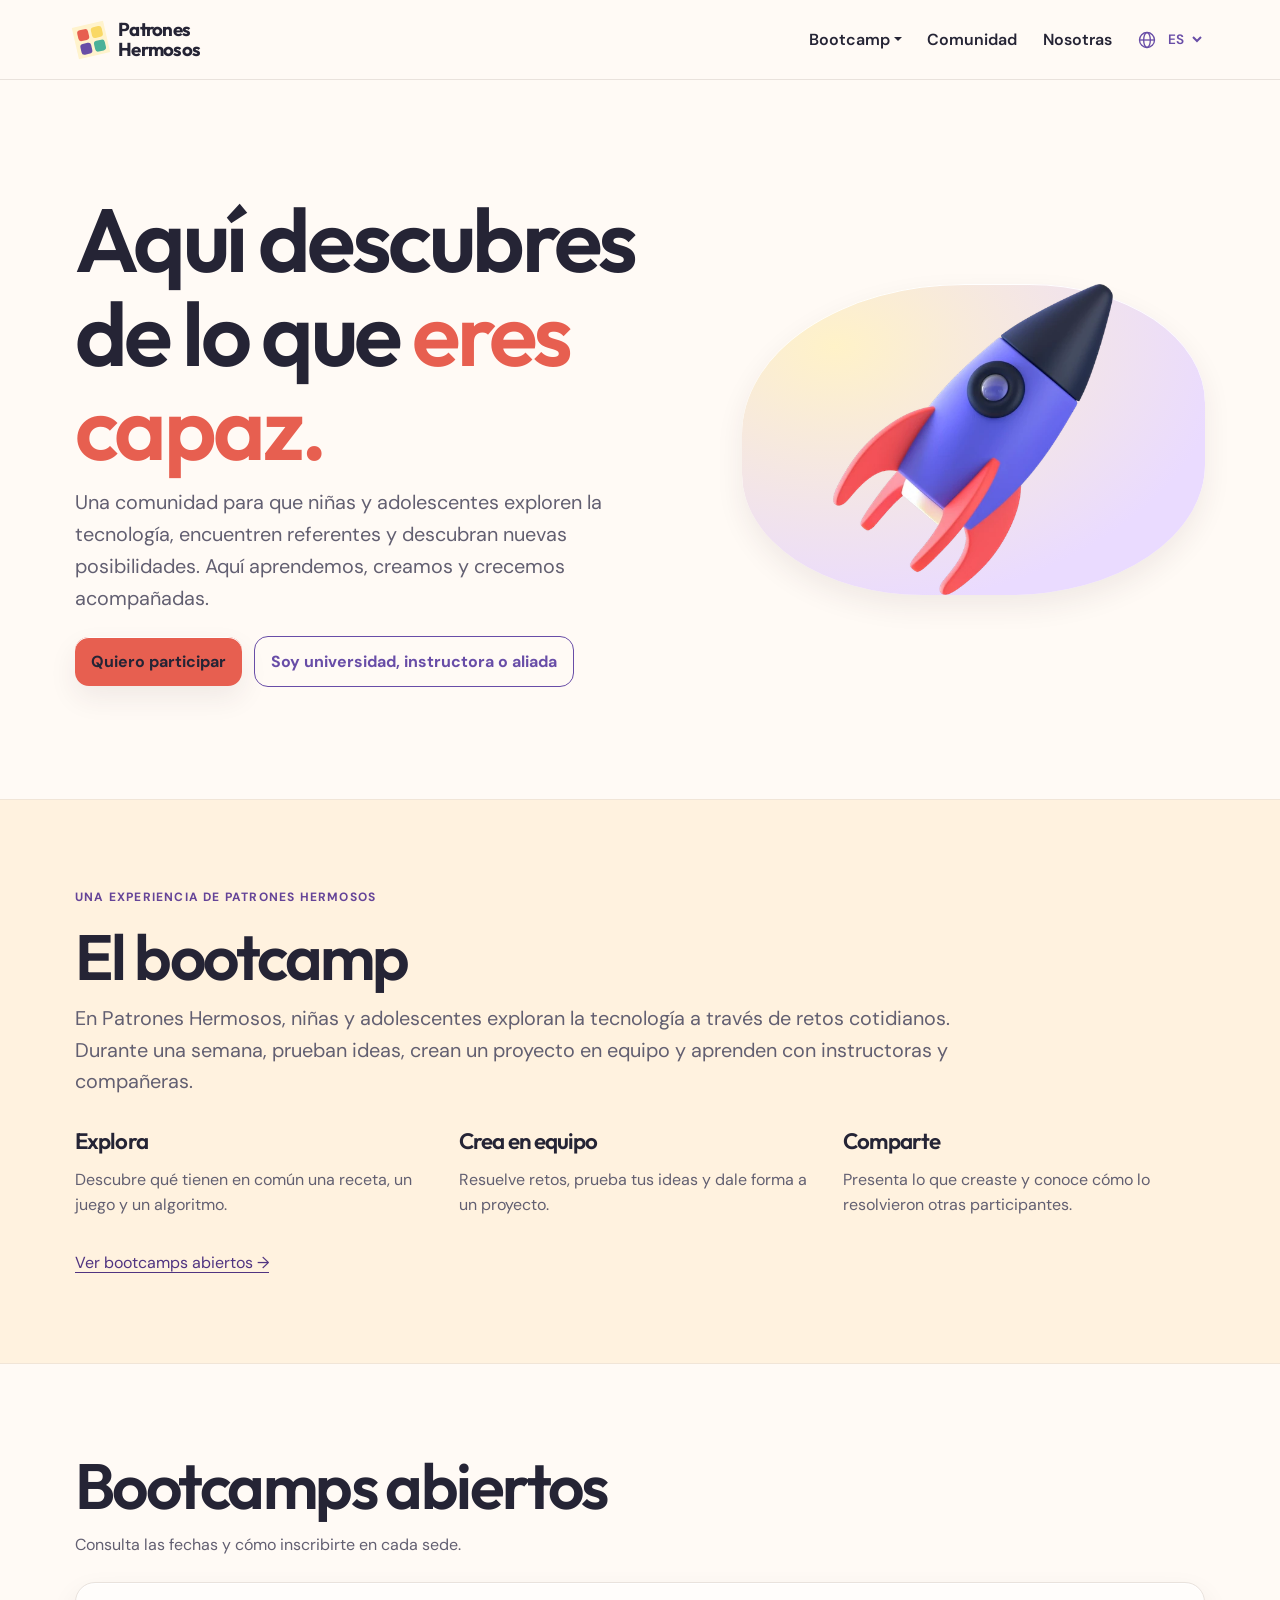
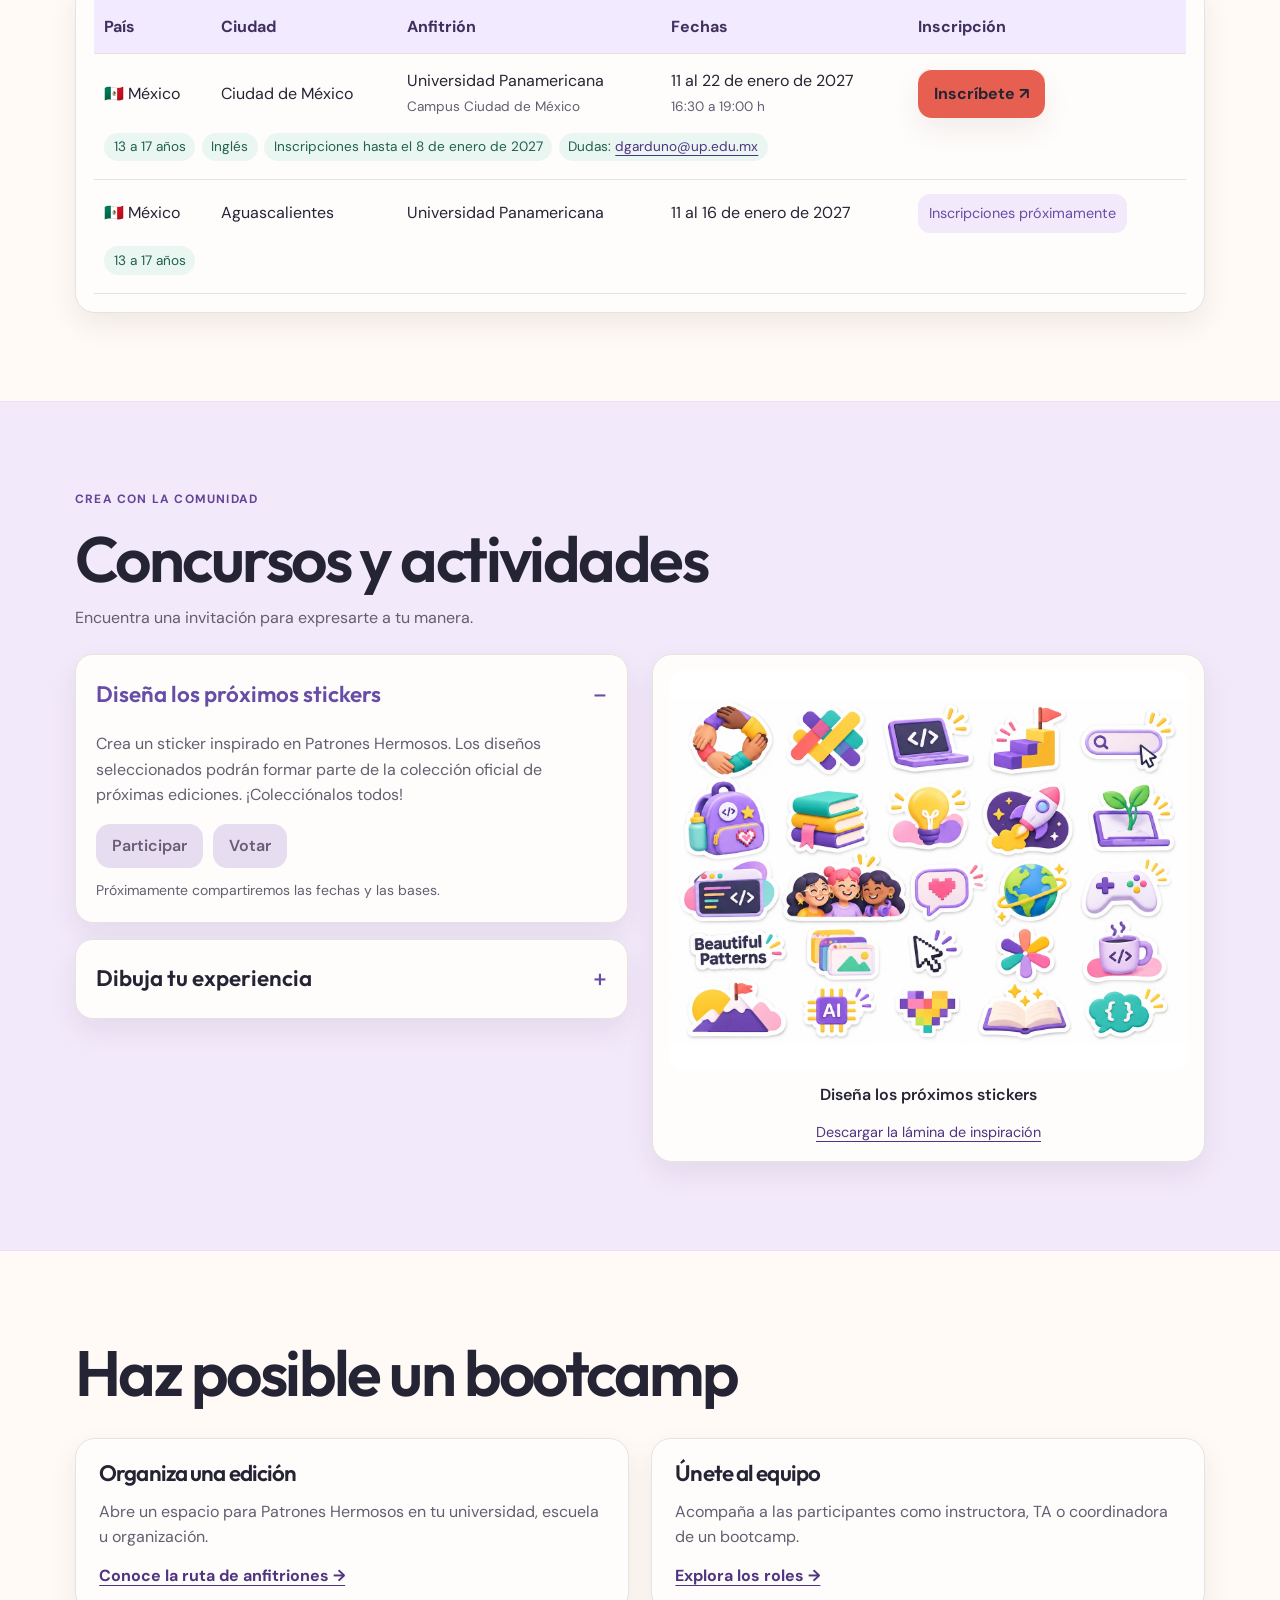
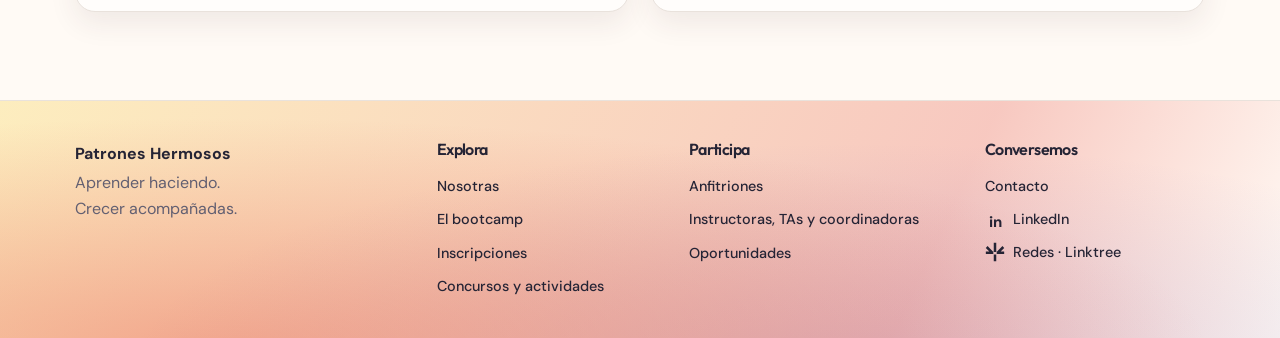
<file: index.html>
<!doctype html>
<html lang="es"><head><meta charset="utf-8"><meta name="viewport" content="width=device-width,initial-scale=1"><title>Patrones Hermosos · Explora, crea y conecta</title><meta name="description" content="Una comunidad para que niñas y adolescentes exploren la tecnología, creen y descubran nuevas posibilidades."><link rel="stylesheet" href="https://fonts.googleapis.com/css2?family=DM+Sans:wght@400;500;600;700&family=Outfit:wght@400;500;600;700&display=swap"><link rel="stylesheet" href="https://cdn.jsdelivr.net/npm/bootstrap@5.2.3/dist/css/bootstrap.min.css"><link rel="stylesheet" href="styles.css"><script defer src="https://cdn.jsdelivr.net/npm/bootstrap@5.2.3/dist/js/bootstrap.bundle.min.js"></script><script defer src="i18n.js"></script><script defer src="site.js"></script></head>
<body><a class="skip" href="#contenido">Ir al contenido</a><header><div class="wrap nav"><a class="brand" href="./"><span class="mark" aria-hidden="true"><i></i><i></i><i></i><i></i></span><span>Patrones<br>Hermosos</span></a><nav aria-label="Navegación principal"><div class="dropdown"><button class="nav-dropdown dropdown-toggle" type="button" data-bs-toggle="dropdown" aria-expanded="false">Bootcamp</button><ul class="dropdown-menu"><li><a class="dropdown-item" href="bootcamp.html">El bootcamp</a></li><li><a class="dropdown-item" href="bootcamp.html#sedes">Inscripciones</a></li></ul></div><a href="./#concursos">Comunidad</a><a href="nosotras.html">Nosotras</a><label class="language-picker"><svg viewBox="0 0 24 24" width="20" height="20" aria-hidden="true"><circle cx="12" cy="12" r="9" fill="none" stroke="currentColor" stroke-width="1.6"/><ellipse cx="12" cy="12" rx="4" ry="9" fill="none" stroke="currentColor" stroke-width="1.6"/><path d="M3 12h18" stroke="currentColor" stroke-width="1.6"/></svg><select id="language" aria-label="Idioma / Language"><option value="es">ES</option><option value="en">EN</option></select></label></nav></div></header>
<main id="contenido">
<section class="hero wrap" id="programa"><div><h1>Aquí descubres<br>de lo que <em>eres capaz.</em></h1><p class="intro">Una comunidad para que niñas y adolescentes exploren la tecnología, encuentren referentes y descubran nuevas posibilidades. Aquí aprendemos, creamos y crecemos acompañadas.</p><div class="hero-actions"><a class="button" href="#inscripciones">Quiero participar</a><a class="button button-secondary" href="#participa">Soy universidad, instructora o aliada</a></div></div><div class="hero-art"><img src="assets/cohete-brandbook.webp" width="460" height="511" alt=""></div></section>
<section class="band" id="bootcamp"><div class="wrap block"><p class="label">Una experiencia de Patrones Hermosos</p><h2>El bootcamp</h2><p class="intro">En Patrones Hermosos, niñas y adolescentes exploran la tecnología a través de retos cotidianos. Durante una semana, prueban ideas, crean un proyecto en equipo y aprenden con instructoras y compañeras.</p><div class="trio"><article><h3>Explora</h3><p>Descubre qué tienen en común una receta, un juego y un algoritmo.</p></article><article><h3>Crea en equipo</h3><p>Resuelve retos, prueba tus ideas y dale forma a un proyecto.</p></article><article><h3>Comparte</h3><p>Presenta lo que creaste y conoce cómo lo resolvieron otras participantes.</p></article></div><a href="#inscripciones">Ver bootcamps abiertos →</a></div></section>
<section class="wrap block" id="inscripciones"><div class="section-head"><h2>Bootcamps abiertos</h2><p>Consulta las fechas y cómo inscribirte en cada sede.</p></div><div class="surface schedule"><p id="bootcamp-status" role="status">Cargando inscripciones…</p><div class="table-wrap" hidden><table><caption class="sr">Bootcamps con inscripciones abiertas</caption><thead><tr><th scope="col">País</th><th scope="col">Ciudad</th><th scope="col">Anfitrión</th><th scope="col">Fechas</th><th scope="col">Inscripción</th></tr></thead><tbody></tbody></table></div><noscript>Activa JavaScript para consultar las inscripciones o <a href="https://linktr.ee/patroneshermosos.oficial" target="_blank" rel="noopener">síguenos en redes</a>.</noscript></div></section>
<section class="sticker-band" id="concursos"><div class="wrap block"><p class="label">Crea con la comunidad</p><h2>Concursos y actividades</h2><p>Encuentra una invitación para expresarte a tu manera.</p><div id="contest-list" class="contest-list" aria-live="polite"><p>Cargando actividades…</p></div><noscript>Activa JavaScript para consultar las actividades.</noscript></div></section>
<section class="wrap block" id="participa"><h2>Haz posible un bootcamp</h2><div class="paths"><article class="surface"><h3>Organiza una edición</h3><p>Abre un espacio para Patrones Hermosos en tu universidad, escuela u organización.</p><a href="anfitriones.html">Conoce la ruta de anfitriones →</a></article><article class="surface"><h3>Únete al equipo</h3><p>Acompaña a las participantes como instructora, TA o coordinadora de un bootcamp.</p><a href="equipo.html">Explora los roles →</a></article></div></section></main>
<footer><div class="wrap foot"><div class="foot-brand"><strong>Patrones Hermosos</strong><p>Aprender haciendo.<br>Crecer acompañadas.</p></div><nav aria-label="Explora"><h3>Explora</h3><a href="nosotras.html">Nosotras</a><a href="bootcamp.html">El bootcamp</a><a href="bootcamp.html#sedes">Inscripciones</a><a href="./#concursos">Concursos y actividades</a></nav><nav aria-label="Participa"><h3>Participa</h3><a href="anfitriones.html">Anfitriones</a><a href="equipo.html">Instructoras, TAs y coordinadoras</a><a href="oportunidades.html">Oportunidades</a></nav><nav aria-label="Conversemos"><h3>Conversemos</h3><a href="https://linktr.ee/patroneshermosos.oficial" target="_blank" rel="noopener">Contacto</a><div class="social-links" data-social-links><span class="social-pending"><span class="social-icon" aria-hidden="true">in</span> LinkedIn</span><span class="social-pending"><svg class="social-icon" viewBox="0 0 24 24" aria-hidden="true"><path d="M12 1v11M2 6l7 7M22 6l-7 7M1 13h9M23 13h-9M12 15v8" fill="none" stroke="currentColor" stroke-width="3"/></svg> Redes · Linktree</span></div></nav></div></footer>
</body></html>
</file>
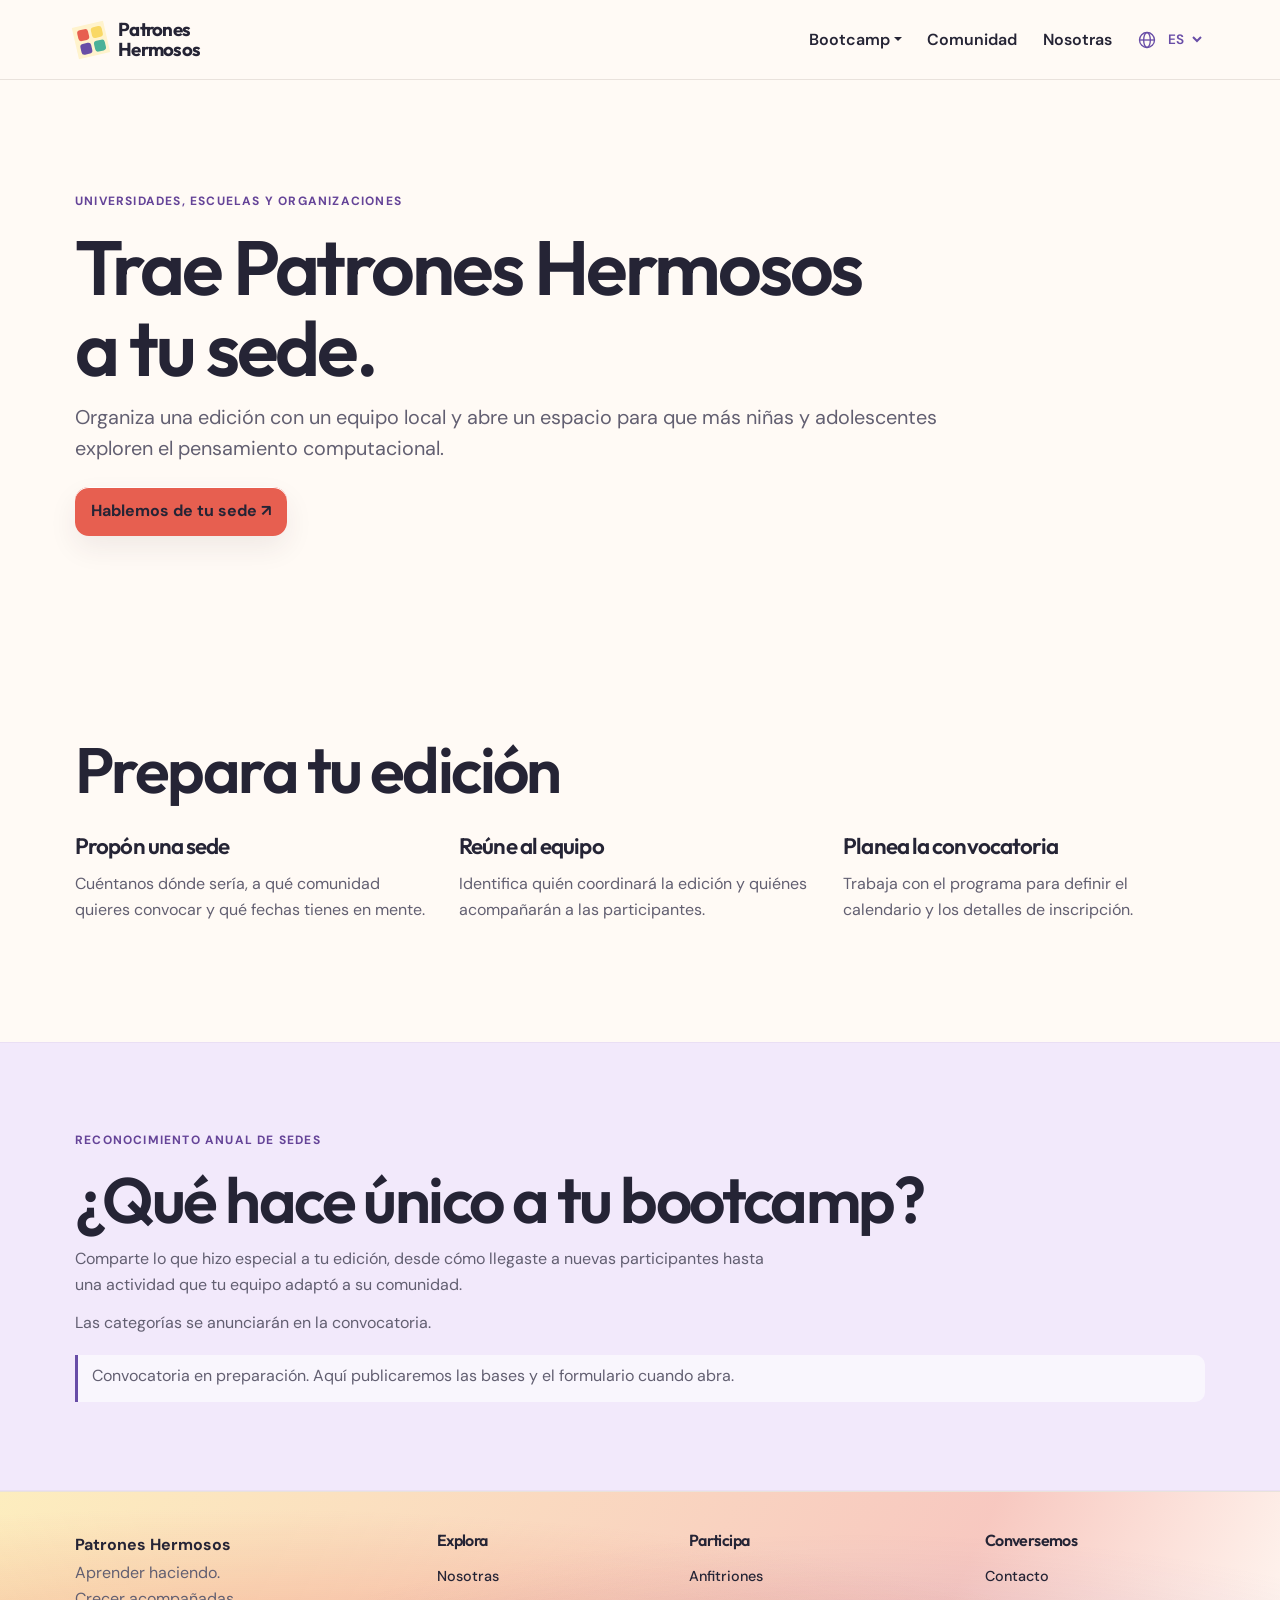
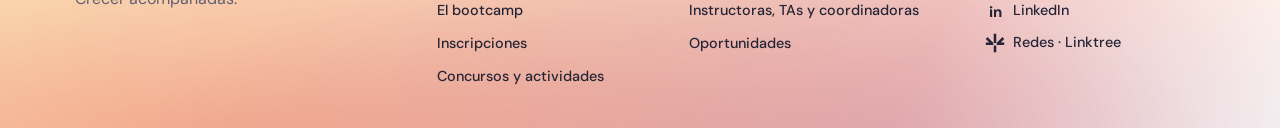
<file: anfitriones.html>
<!doctype html>
<html lang="es"><head><meta charset="utf-8"><meta name="viewport" content="width=device-width,initial-scale=1"><title>Anfitriones · Patrones Hermosos</title><meta name="description" content="Organiza una edición de Patrones Hermosos."><link rel="stylesheet" href="https://fonts.googleapis.com/css2?family=DM+Sans:wght@400;500;600;700&family=Outfit:wght@400;500;600;700&display=swap"><link rel="stylesheet" href="https://cdn.jsdelivr.net/npm/bootstrap@5.2.3/dist/css/bootstrap.min.css"><link rel="stylesheet" href="styles.css"><script defer src="https://cdn.jsdelivr.net/npm/bootstrap@5.2.3/dist/js/bootstrap.bundle.min.js"></script><script defer src="i18n.js"></script><script defer src="site.js"></script></head>
<body><a class="skip" href="#contenido">Ir al contenido</a><header><div class="wrap nav"><a class="brand" href="./"><span class="mark" aria-hidden="true"><i></i><i></i><i></i><i></i></span><span>Patrones<br>Hermosos</span></a><nav aria-label="Navegación principal"><div class="dropdown"><button class="nav-dropdown dropdown-toggle" type="button" data-bs-toggle="dropdown" aria-expanded="false">Bootcamp</button><ul class="dropdown-menu"><li><a class="dropdown-item" href="bootcamp.html">El bootcamp</a></li><li><a class="dropdown-item" href="bootcamp.html#sedes">Inscripciones</a></li></ul></div><a href="./#concursos">Comunidad</a><a href="nosotras.html">Nosotras</a><label class="language-picker"><svg viewBox="0 0 24 24" width="20" height="20" aria-hidden="true"><circle cx="12" cy="12" r="9" fill="none" stroke="currentColor" stroke-width="1.6"/><ellipse cx="12" cy="12" rx="4" ry="9" fill="none" stroke="currentColor" stroke-width="1.6"/><path d="M3 12h18" stroke="currentColor" stroke-width="1.6"/></svg><select id="language" aria-label="Idioma / Language"><option value="es">ES</option><option value="en">EN</option></select></label></nav></div></header>
<main id="contenido">
<section class="wrap subhero"><p class="label">Universidades, escuelas y organizaciones</p><h1>Trae Patrones Hermosos a tu sede.</h1><p class="intro">Organiza una edición con un equipo local y abre un espacio para que más niñas y adolescentes exploren el pensamiento computacional.</p><a class="button" href="https://linktr.ee/patroneshermosos.oficial" target="_blank" rel="noopener">Hablemos de tu sede ↗</a></section>
<section class="wrap block"><h2>Prepara tu edición</h2><div class="trio roles"><article><h3>Propón una sede</h3><p>Cuéntanos dónde sería, a qué comunidad quieres convocar y qué fechas tienes en mente.</p></article><article><h3>Reúne al equipo</h3><p>Identifica quién coordinará la edición y quiénes acompañarán a las participantes.</p></article><article><h3>Planea la convocatoria</h3><p>Trabaja con el programa para definir el calendario y los detalles de inscripción.</p></article></div></section>
<section class="sticker-band"><div class="wrap block"><p class="label">Reconocimiento anual de sedes</p><h2>¿Qué hace único a tu bootcamp?</h2><p>Comparte lo que hizo especial a tu edición, desde cómo llegaste a nuevas participantes hasta una actividad que tu equipo adaptó a su comunidad.</p><p>Las categorías se anunciarán en la convocatoria.</p><div class="callout" data-contest="sedes"><p data-status>Convocatoria en preparación. Aquí publicaremos las bases y el formulario cuando abra.</p><a class="button" data-submit hidden>Enviar participación ↗</a></div></div></section></main>
<footer><div class="wrap foot"><div class="foot-brand"><strong>Patrones Hermosos</strong><p>Aprender haciendo.<br>Crecer acompañadas.</p></div><nav aria-label="Explora"><h3>Explora</h3><a href="nosotras.html">Nosotras</a><a href="bootcamp.html">El bootcamp</a><a href="bootcamp.html#sedes">Inscripciones</a><a href="./#concursos">Concursos y actividades</a></nav><nav aria-label="Participa"><h3>Participa</h3><a href="anfitriones.html">Anfitriones</a><a href="equipo.html">Instructoras, TAs y coordinadoras</a><a href="oportunidades.html">Oportunidades</a></nav><nav aria-label="Conversemos"><h3>Conversemos</h3><a href="https://linktr.ee/patroneshermosos.oficial" target="_blank" rel="noopener">Contacto</a><div class="social-links" data-social-links><span class="social-pending"><span class="social-icon" aria-hidden="true">in</span> LinkedIn</span><span class="social-pending"><svg class="social-icon" viewBox="0 0 24 24" aria-hidden="true"><path d="M12 1v11M2 6l7 7M22 6l-7 7M1 13h9M23 13h-9M12 15v8" fill="none" stroke="currentColor" stroke-width="3"/></svg> Redes · Linktree</span></div></nav></div></footer>
</body></html>
</file>
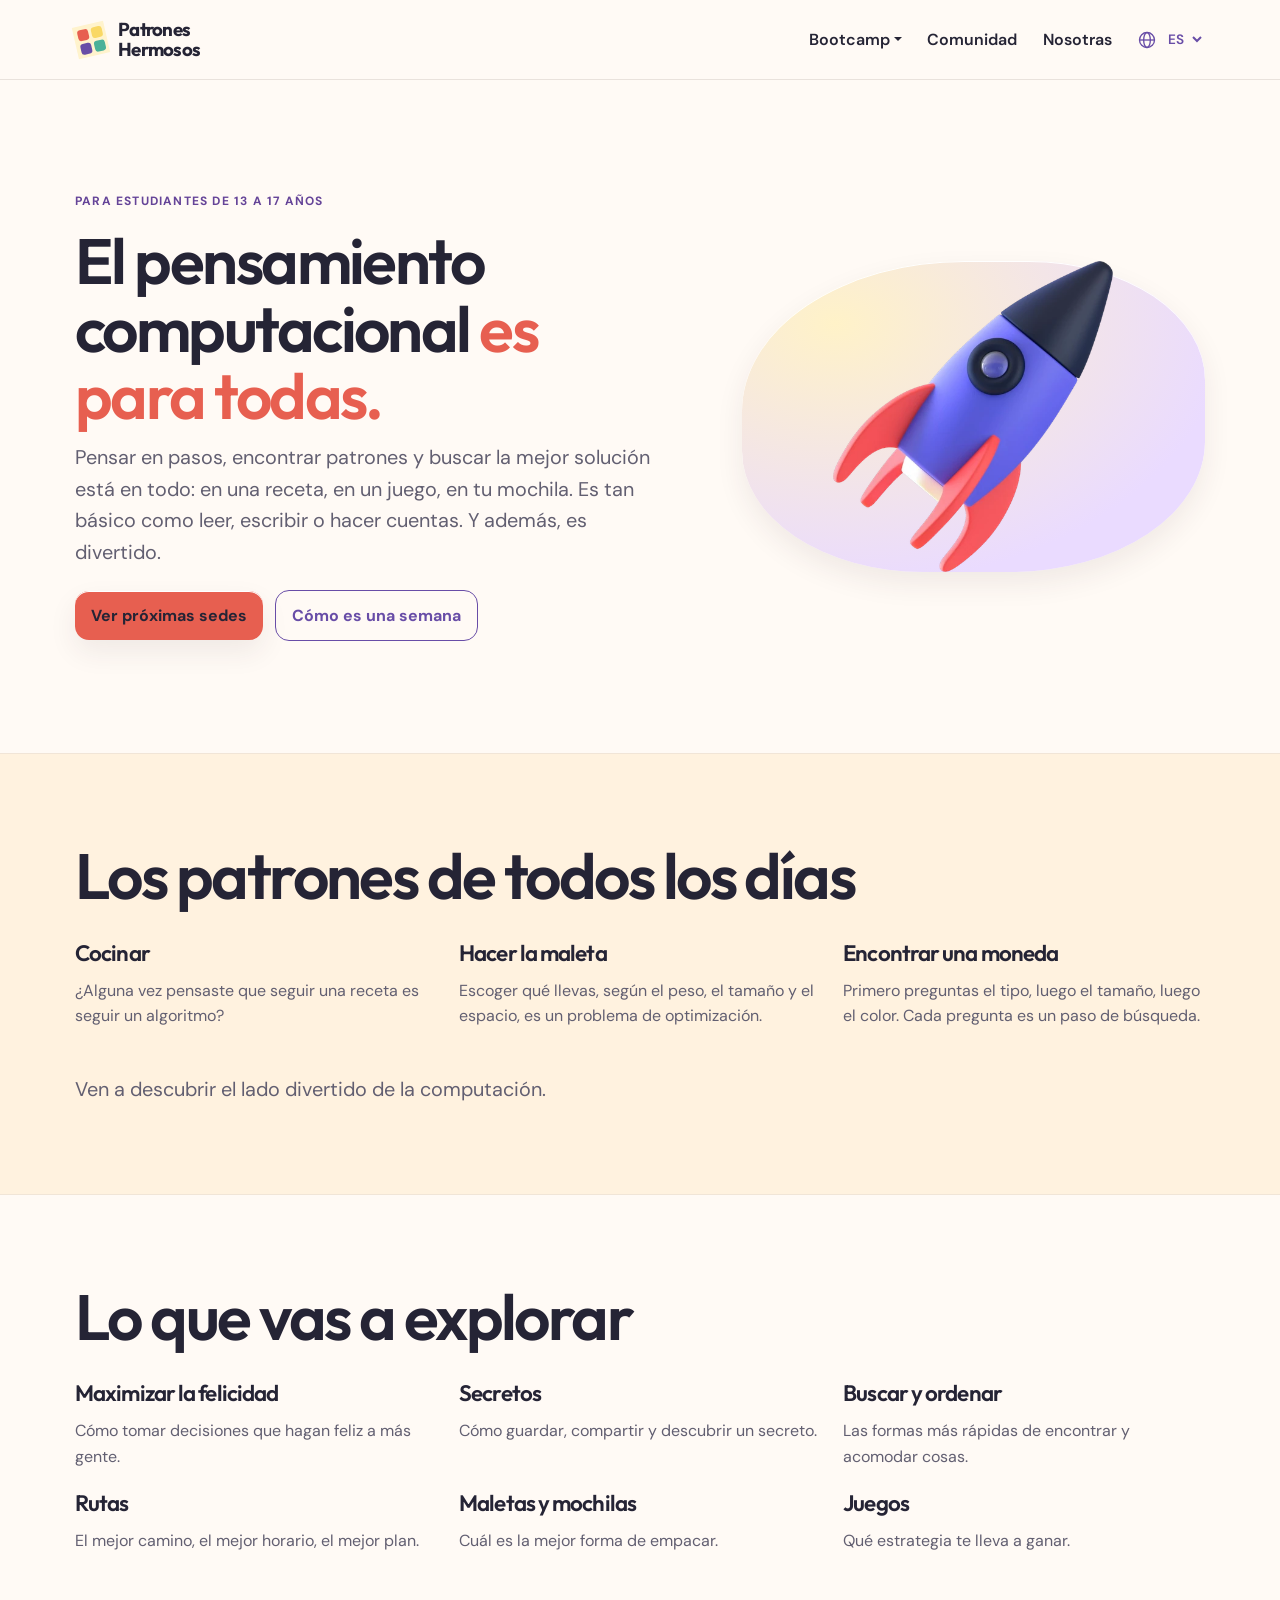
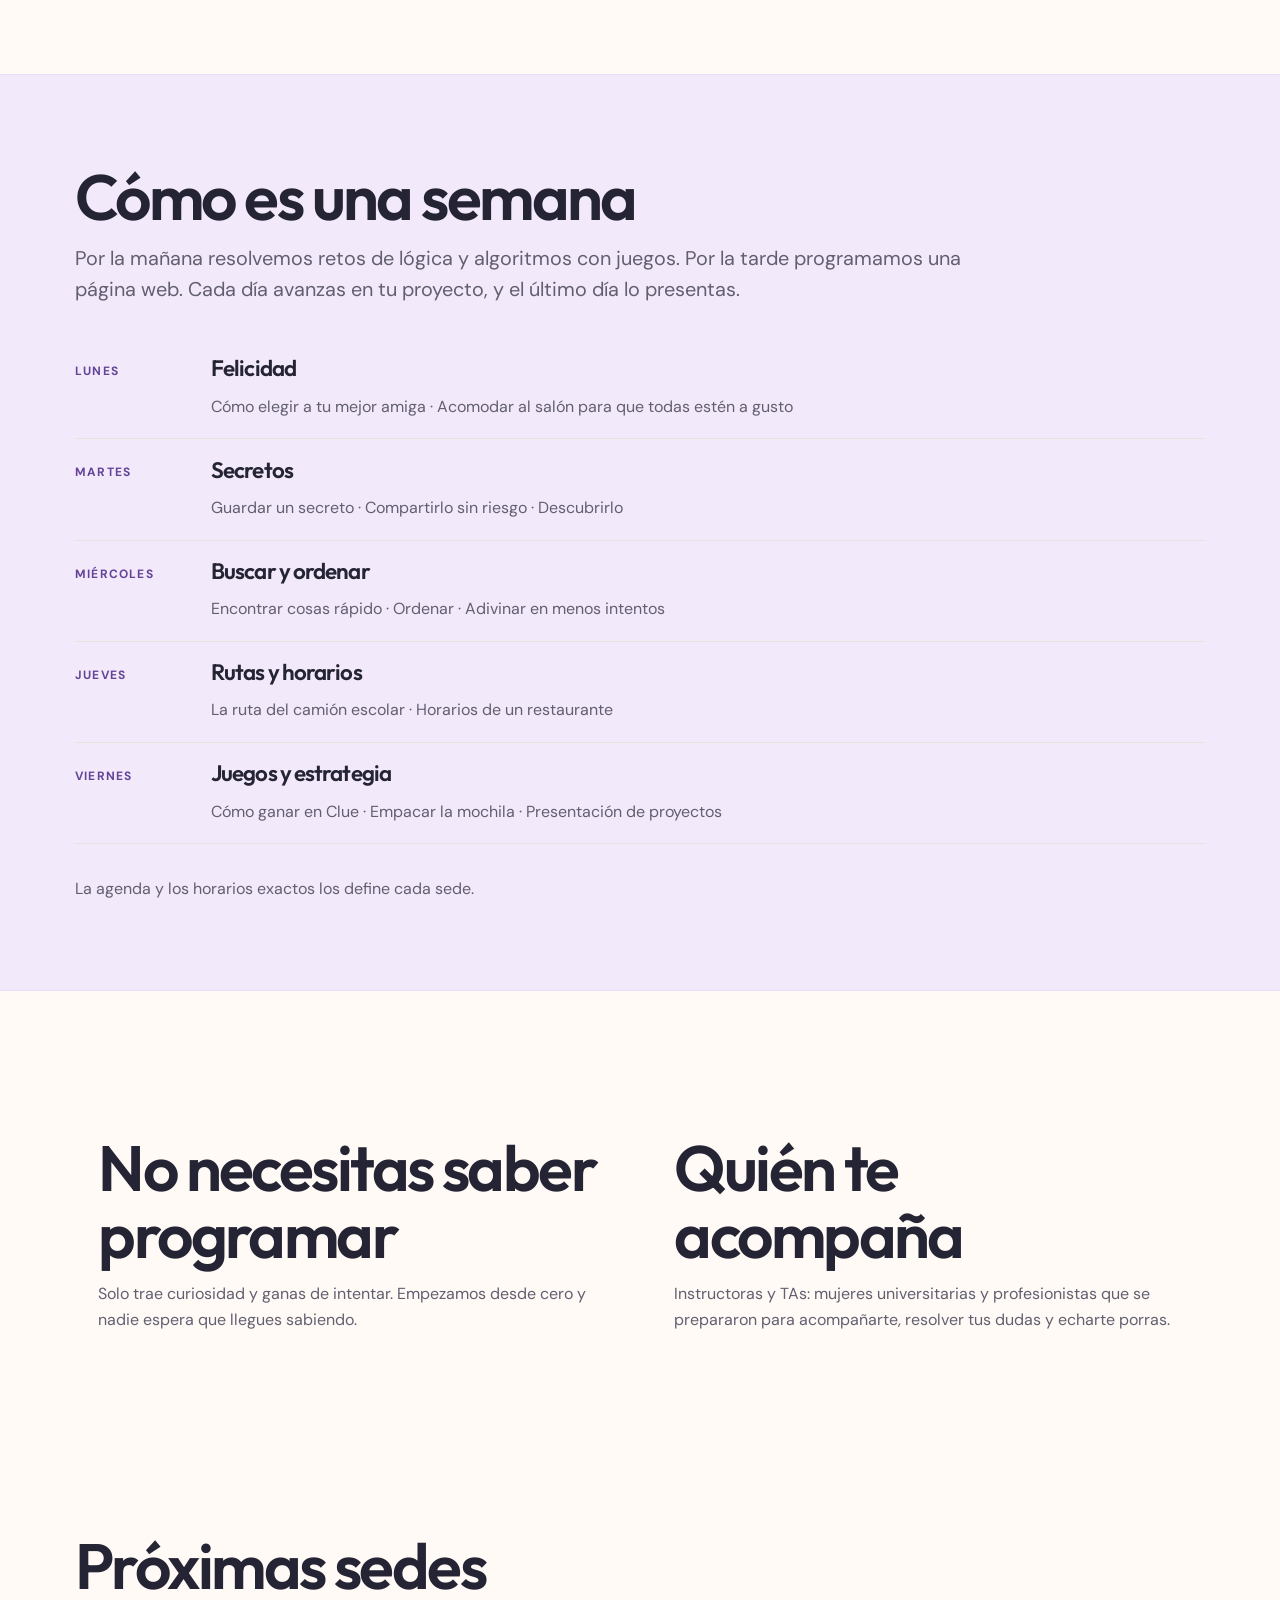
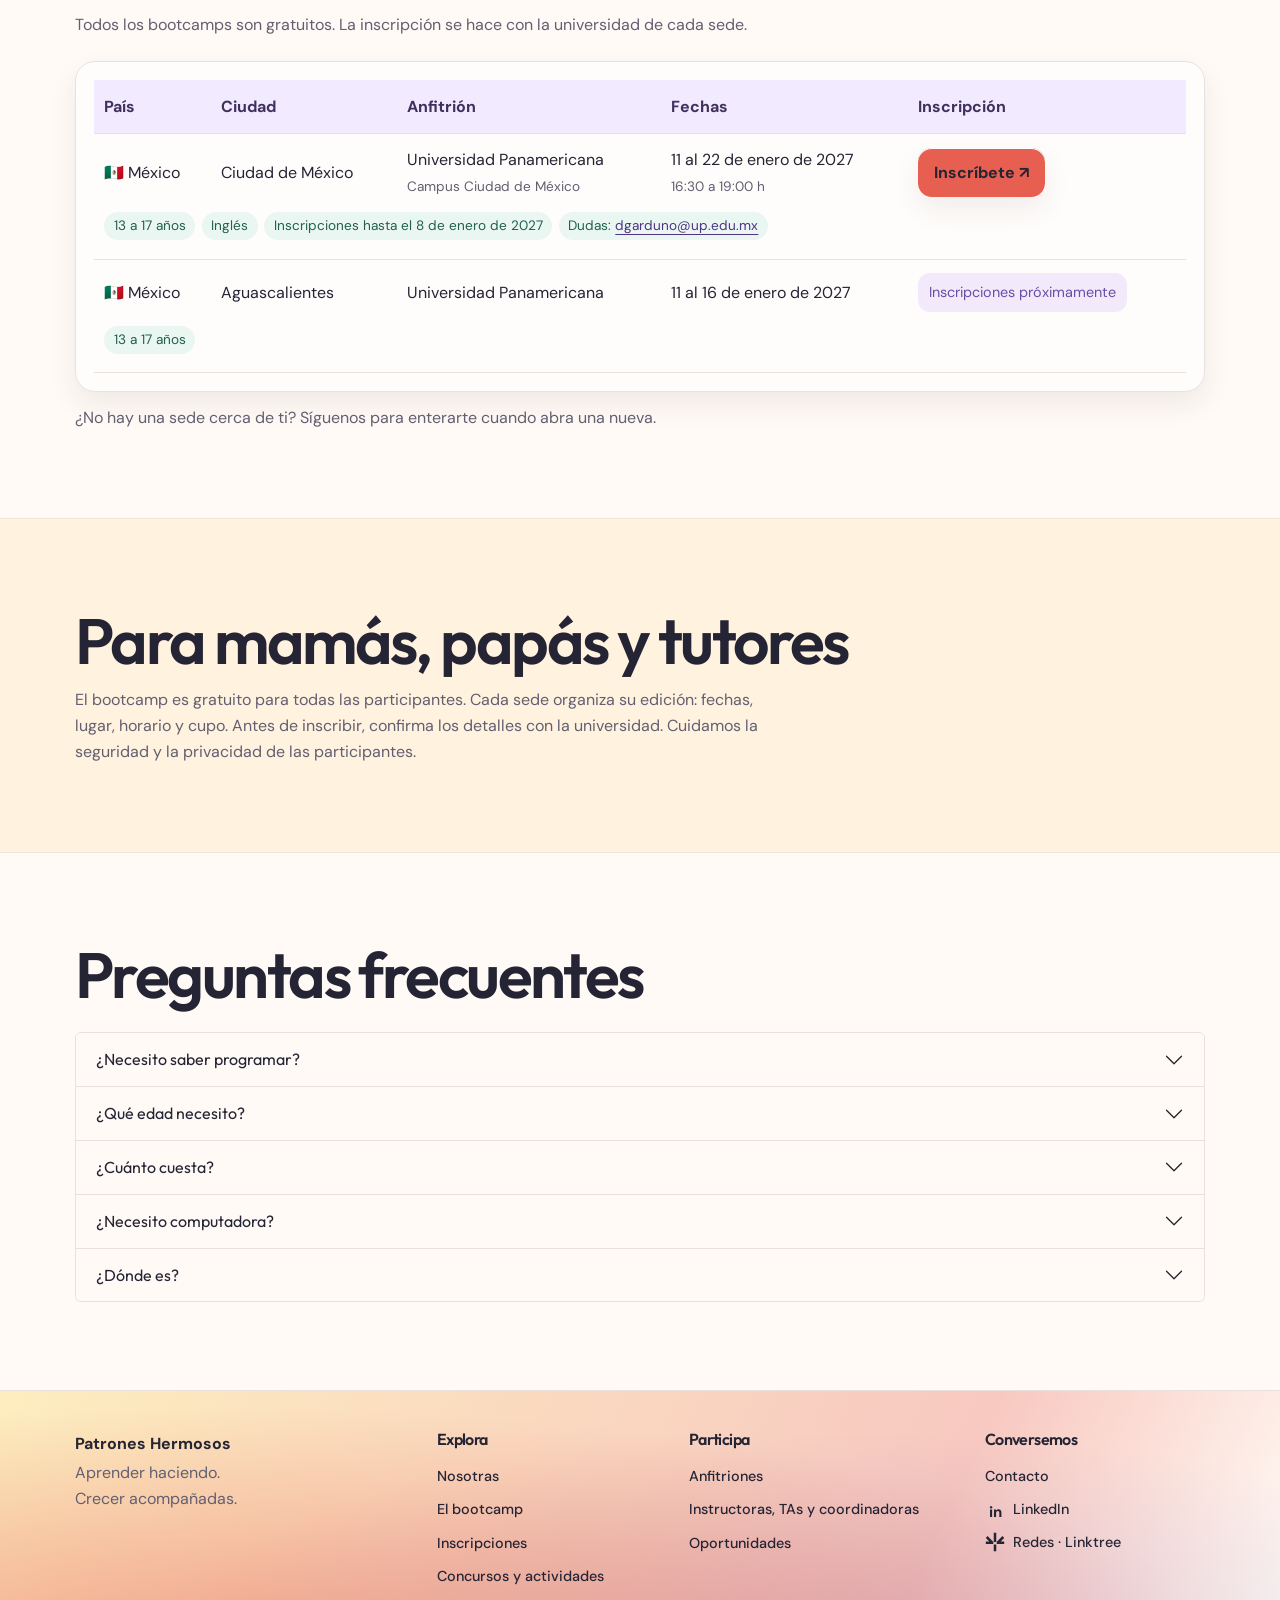
<file: bootcamp.html>
<!doctype html>
<html lang="es"><head><meta charset="utf-8"><meta name="viewport" content="width=device-width,initial-scale=1"><title>El bootcamp · Patrones Hermosos</title><meta name="description" content="Una semana de retos, juegos y creación web para estudiantes de 13 a 17 años."><link rel="stylesheet" href="https://fonts.googleapis.com/css2?family=DM+Sans:wght@400;500;600;700&family=Outfit:wght@400;500;600;700&display=swap"><link rel="stylesheet" href="https://cdn.jsdelivr.net/npm/bootstrap@5.2.3/dist/css/bootstrap.min.css"><link rel="stylesheet" href="styles.css"><script defer src="https://cdn.jsdelivr.net/npm/bootstrap@5.2.3/dist/js/bootstrap.bundle.min.js"></script><script defer src="i18n.js"></script><script defer src="site.js"></script></head>
<body><a class="skip" href="#contenido">Ir al contenido</a><header><div class="wrap nav"><a class="brand" href="./"><span class="mark" aria-hidden="true"><i></i><i></i><i></i><i></i></span><span>Patrones<br>Hermosos</span></a><nav aria-label="Navegación principal"><div class="dropdown"><button class="nav-dropdown dropdown-toggle" type="button" data-bs-toggle="dropdown" aria-expanded="false">Bootcamp</button><ul class="dropdown-menu"><li><a class="dropdown-item" href="bootcamp.html">El bootcamp</a></li><li><a class="dropdown-item" href="bootcamp.html#sedes">Inscripciones</a></li></ul></div><a href="./#concursos">Comunidad</a><a href="nosotras.html">Nosotras</a><label class="language-picker"><svg viewBox="0 0 24 24" width="20" height="20" aria-hidden="true"><circle cx="12" cy="12" r="9" fill="none" stroke="currentColor" stroke-width="1.6"/><ellipse cx="12" cy="12" rx="4" ry="9" fill="none" stroke="currentColor" stroke-width="1.6"/><path d="M3 12h18" stroke="currentColor" stroke-width="1.6"/></svg><select id="language" aria-label="Idioma / Language"><option value="es">ES</option><option value="en">EN</option></select></label></nav></div></header>
<main id="contenido"><section class="hero wrap"><div><p class="label">Para estudiantes de 13 a 17 años</p><h1 class="long-title">El pensamiento computacional <em>es para todas.</em></h1><p class="intro">Pensar en pasos, encontrar patrones y buscar la mejor solución está en todo: en una receta, en un juego, en tu mochila. Es tan básico como leer, escribir o hacer cuentas. Y además, es divertido.</p><div class="hero-actions"><a class="button" href="#sedes">Ver próximas sedes</a><a class="button button-secondary" href="#semana">Cómo es una semana</a></div></div><div class="hero-art"><img src="assets/cohete-brandbook.webp" width="460" height="511" alt=""></div></section><section class="band"><div class="wrap block"><h2>Los patrones de todos los días</h2><div class="trio"><article><h3>Cocinar</h3><p>¿Alguna vez pensaste que seguir una receta es seguir un algoritmo?</p></article><article><h3>Hacer la maleta</h3><p>Escoger qué llevas, según el peso, el tamaño y el espacio, es un problema de optimización.</p></article><article><h3>Encontrar una moneda</h3><p>Primero preguntas el tipo, luego el tamaño, luego el color. Cada pregunta es un paso de búsqueda.</p></article></div><p class="intro">Ven a descubrir el lado divertido de la computación.</p></div></section><section class="wrap block"><h2>Lo que vas a explorar</h2><div class="trio"><article><h3>Maximizar la felicidad</h3><p>Cómo tomar decisiones que hagan feliz a más gente.</p></article><article><h3>Secretos</h3><p>Cómo guardar, compartir y descubrir un secreto.</p></article><article><h3>Buscar y ordenar</h3><p>Las formas más rápidas de encontrar y acomodar cosas.</p></article><article><h3>Rutas</h3><p>El mejor camino, el mejor horario, el mejor plan.</p></article><article><h3>Maletas y mochilas</h3><p>Cuál es la mejor forma de empacar.</p></article><article><h3>Juegos</h3><p>Qué estrategia te lleva a ganar.</p></article></div></section><section class="sticker-band" id="semana"><div class="wrap block"><h2>Cómo es una semana</h2><p class="intro">Por la mañana resolvemos retos de lógica y algoritmos con juegos. Por la tarde programamos una página web. Cada día avanzas en tu proyecto, y el último día lo presentas.</p><div class="week-list"><article class="week-day"><p class="label">Lunes</p><div><h3>Felicidad</h3><p>Cómo elegir a tu mejor amiga · Acomodar al salón para que todas estén a gusto</p></div></article><article class="week-day"><p class="label">Martes</p><div><h3>Secretos</h3><p>Guardar un secreto · Compartirlo sin riesgo · Descubrirlo</p></div></article><article class="week-day"><p class="label">Miércoles</p><div><h3>Buscar y ordenar</h3><p>Encontrar cosas rápido · Ordenar · Adivinar en menos intentos</p></div></article><article class="week-day"><p class="label">Jueves</p><div><h3>Rutas y horarios</h3><p>La ruta del camión escolar · Horarios de un restaurante</p></div></article><article class="week-day"><p class="label">Viernes</p><div><h3>Juegos y estrategia</h3><p>Cómo ganar en Clue · Empacar la mochila · Presentación de proyectos</p></div></article></div><p>La agenda y los horarios exactos los define cada sede.</p></div></section><section class="wrap block"><div class="paths"><article><h2>No necesitas saber programar</h2><p>Solo trae curiosidad y ganas de intentar. Empezamos desde cero y nadie espera que llegues sabiendo.</p></article><article><h2>Quién te acompaña</h2><p>Instructoras y TAs: mujeres universitarias y profesionistas que se prepararon para acompañarte, resolver tus dudas y echarte porras.</p></article></div></section><section class="wrap block" id="sedes"><h2>Próximas sedes</h2><p>Todos los bootcamps son gratuitos. La inscripción se hace con la universidad de cada sede.</p><div class="surface schedule"><p id="bootcamp-status" role="status">Cargando inscripciones…</p><div class="table-wrap" hidden><table><caption class="sr">Bootcamps con inscripciones abiertas</caption><thead><tr><th scope="col">País</th><th scope="col">Ciudad</th><th scope="col">Anfitrión</th><th scope="col">Fechas</th><th scope="col">Inscripción</th></tr></thead><tbody></tbody></table></div><noscript>Activa JavaScript para consultar las inscripciones o <a href="https://linktr.ee/patroneshermosos.oficial" target="_blank" rel="noopener">síguenos en redes</a>.</noscript></div><p>¿No hay una sede cerca de ti? Síguenos para enterarte cuando abra una nueva.</p></section><section class="band"><div class="wrap block"><h2>Para mamás, papás y tutores</h2><p>El bootcamp es gratuito para todas las participantes. Cada sede organiza su edición: fechas, lugar, horario y cupo. Antes de inscribir, confirma los detalles con la universidad. Cuidamos la seguridad y la privacidad de las participantes.</p></div></section><section class="wrap block"><h2>Preguntas frecuentes</h2><div class="accordion faq-list" id="bootcamp-faq"><div class="accordion-item"><h3 class="accordion-header"><button class="accordion-button collapsed" type="button" data-bs-toggle="collapse" data-bs-target="#faq-0" aria-expanded="false" aria-controls="faq-0">¿Necesito saber programar?</button></h3><div class="accordion-collapse collapse" id="faq-0" data-bs-parent="#bootcamp-faq"><div class="accordion-body">No. Empezamos desde cero.</div></div></div><div class="accordion-item"><h3 class="accordion-header"><button class="accordion-button collapsed" type="button" data-bs-toggle="collapse" data-bs-target="#faq-1" aria-expanded="false" aria-controls="faq-1">¿Qué edad necesito?</button></h3><div class="accordion-collapse collapse" id="faq-1" data-bs-parent="#bootcamp-faq"><div class="accordion-body">Las ediciones actuales son para jóvenes de 13 a 17 años.</div></div></div><div class="accordion-item"><h3 class="accordion-header"><button class="accordion-button collapsed" type="button" data-bs-toggle="collapse" data-bs-target="#faq-2" aria-expanded="false" aria-controls="faq-2">¿Cuánto cuesta?</button></h3><div class="accordion-collapse collapse" id="faq-2" data-bs-parent="#bootcamp-faq"><div class="accordion-body">Nada. El bootcamp es gratuito para todas las participantes, en todas las sedes.</div></div></div><div class="accordion-item"><h3 class="accordion-header"><button class="accordion-button collapsed" type="button" data-bs-toggle="collapse" data-bs-target="#faq-3" aria-expanded="false" aria-controls="faq-3">¿Necesito computadora?</button></h3><div class="accordion-collapse collapse" id="faq-3" data-bs-parent="#bootcamp-faq"><div class="accordion-body">Por confirmar con cada sede.</div></div></div><div class="accordion-item"><h3 class="accordion-header"><button class="accordion-button collapsed" type="button" data-bs-toggle="collapse" data-bs-target="#faq-4" aria-expanded="false" aria-controls="faq-4">¿Dónde es?</button></h3><div class="accordion-collapse collapse" id="faq-4" data-bs-parent="#bootcamp-faq"><div class="accordion-body">Revisa las próximas sedes en esta página.</div></div></div></div></section></main>
<footer><div class="wrap foot"><div class="foot-brand"><strong>Patrones Hermosos</strong><p>Aprender haciendo.<br>Crecer acompañadas.</p></div><nav aria-label="Explora"><h3>Explora</h3><a href="nosotras.html">Nosotras</a><a href="bootcamp.html">El bootcamp</a><a href="bootcamp.html#sedes">Inscripciones</a><a href="./#concursos">Concursos y actividades</a></nav><nav aria-label="Participa"><h3>Participa</h3><a href="anfitriones.html">Anfitriones</a><a href="equipo.html">Instructoras, TAs y coordinadoras</a><a href="oportunidades.html">Oportunidades</a></nav><nav aria-label="Conversemos"><h3>Conversemos</h3><a href="https://linktr.ee/patroneshermosos.oficial" target="_blank" rel="noopener">Contacto</a><div class="social-links" data-social-links><span class="social-pending"><span class="social-icon" aria-hidden="true">in</span> LinkedIn</span><span class="social-pending"><svg class="social-icon" viewBox="0 0 24 24" aria-hidden="true"><path d="M12 1v11M2 6l7 7M22 6l-7 7M1 13h9M23 13h-9M12 15v8" fill="none" stroke="currentColor" stroke-width="3"/></svg> Redes · Linktree</span></div></nav></div></footer>
</body></html>
</file>
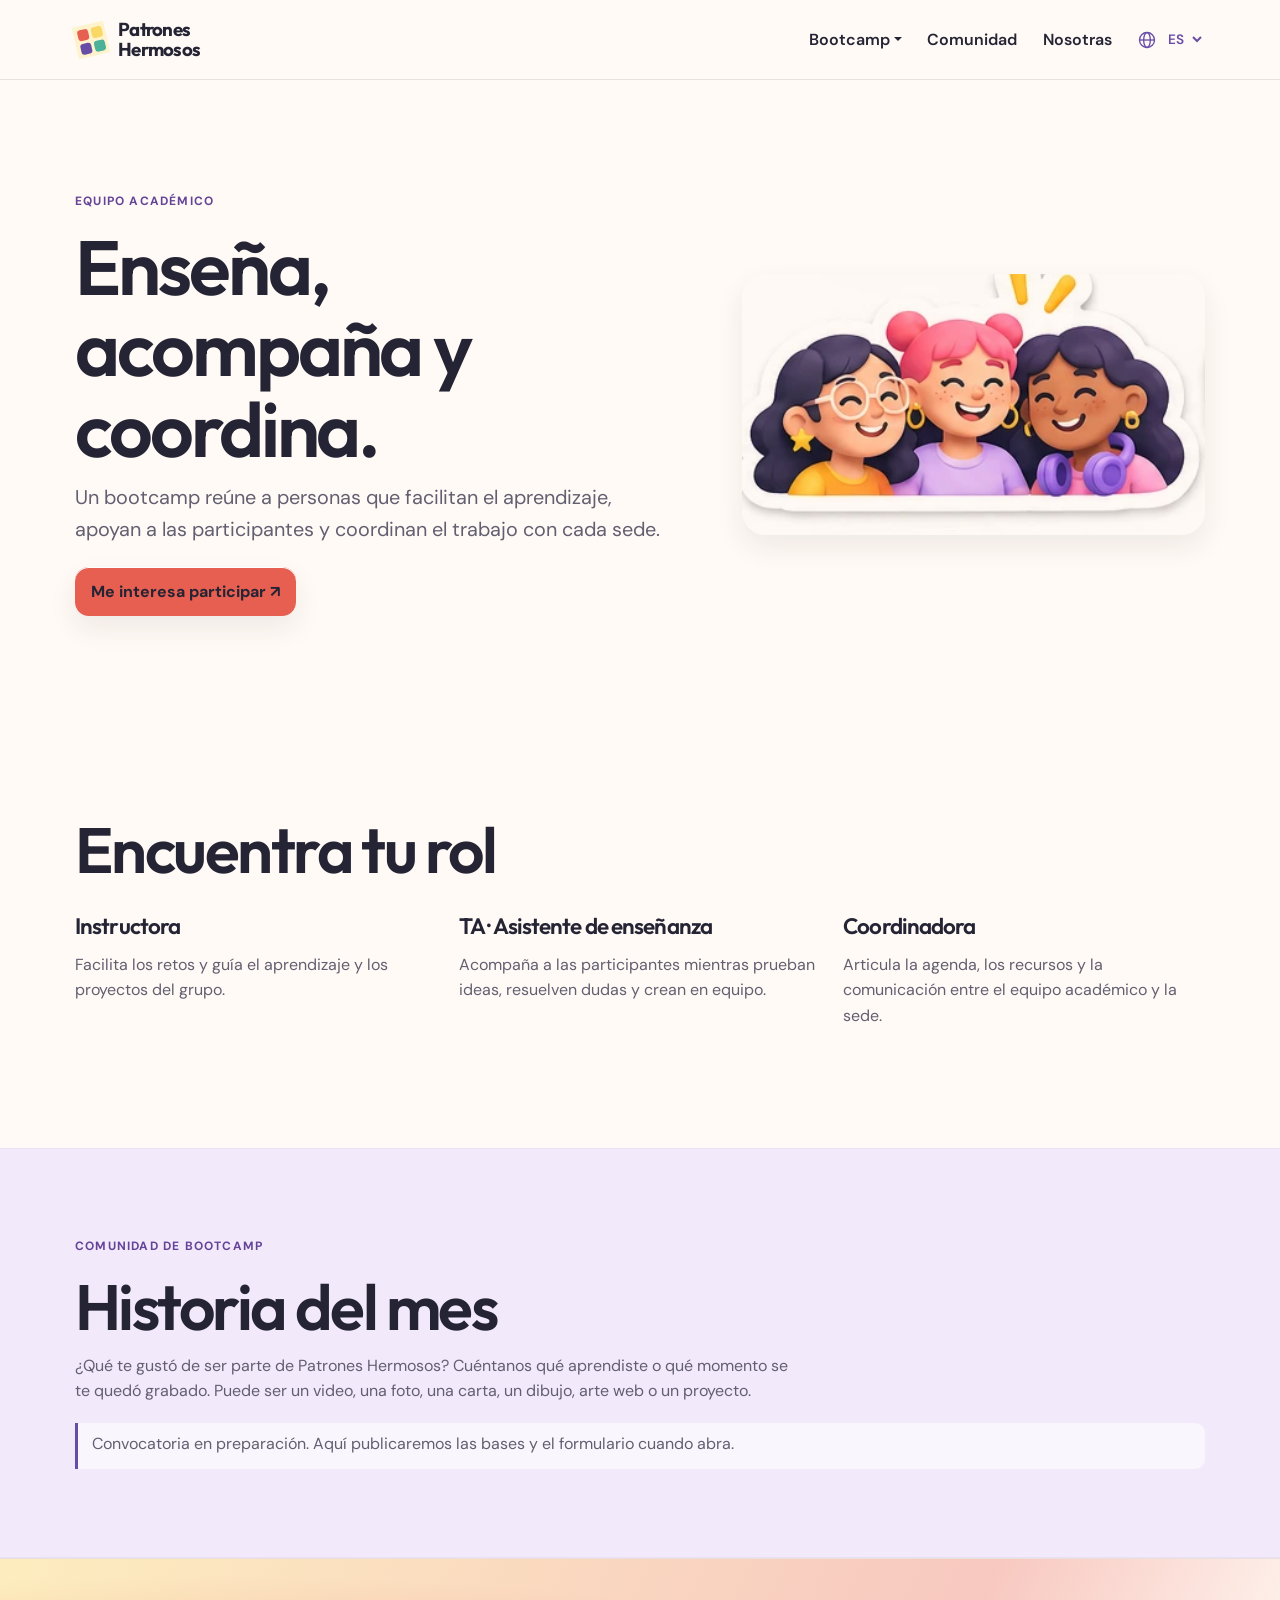
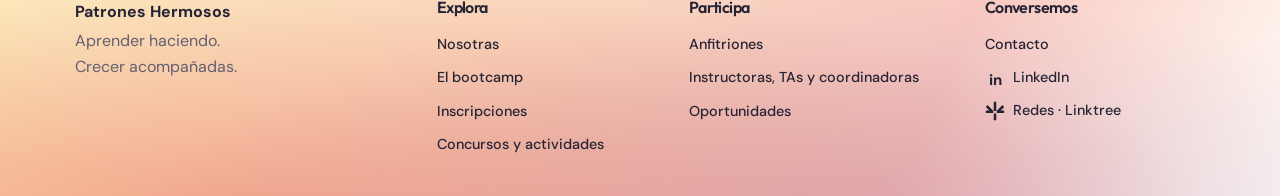
<file: equipo.html>
<!doctype html>
<html lang="es"><head><meta charset="utf-8"><meta name="viewport" content="width=device-width,initial-scale=1"><title>Equipo de bootcamp · Patrones Hermosos</title><meta name="description" content="Conoce los roles de instructoras, TAs y coordinadoras."><link rel="stylesheet" href="https://fonts.googleapis.com/css2?family=DM+Sans:wght@400;500;600;700&family=Outfit:wght@400;500;600;700&display=swap"><link rel="stylesheet" href="https://cdn.jsdelivr.net/npm/bootstrap@5.2.3/dist/css/bootstrap.min.css"><link rel="stylesheet" href="styles.css"><script defer src="https://cdn.jsdelivr.net/npm/bootstrap@5.2.3/dist/js/bootstrap.bundle.min.js"></script><script defer src="i18n.js"></script><script defer src="site.js"></script></head>
<body><a class="skip" href="#contenido">Ir al contenido</a><header><div class="wrap nav"><a class="brand" href="./"><span class="mark" aria-hidden="true"><i></i><i></i><i></i><i></i></span><span>Patrones<br>Hermosos</span></a><nav aria-label="Navegación principal"><div class="dropdown"><button class="nav-dropdown dropdown-toggle" type="button" data-bs-toggle="dropdown" aria-expanded="false">Bootcamp</button><ul class="dropdown-menu"><li><a class="dropdown-item" href="bootcamp.html">El bootcamp</a></li><li><a class="dropdown-item" href="bootcamp.html#sedes">Inscripciones</a></li></ul></div><a href="./#concursos">Comunidad</a><a href="nosotras.html">Nosotras</a><label class="language-picker"><svg viewBox="0 0 24 24" width="20" height="20" aria-hidden="true"><circle cx="12" cy="12" r="9" fill="none" stroke="currentColor" stroke-width="1.6"/><ellipse cx="12" cy="12" rx="4" ry="9" fill="none" stroke="currentColor" stroke-width="1.6"/><path d="M3 12h18" stroke="currentColor" stroke-width="1.6"/></svg><select id="language" aria-label="Idioma / Language"><option value="es">ES</option><option value="en">EN</option></select></label></nav></div></header>
<main id="contenido">
<section class="wrap split subhero"><div><p class="label">Equipo académico</p><h1>Enseña, acompaña y coordina.</h1><p class="intro">Un bootcamp reúne a personas que facilitan el aprendizaje, apoyan a las participantes y coordinan el trabajo con cada sede.</p><a class="button" href="https://linktr.ee/patroneshermosos.oficial" target="_blank" rel="noopener">Me interesa participar ↗</a></div><img class="hero-art team-art" src="assets/equipo.webp" alt="" width="374" height="211"></section>
<section class="wrap block"><h2>Encuentra tu rol</h2><div class="trio roles"><article><h3>Instructora</h3><p>Facilita los retos y guía el aprendizaje y los proyectos del grupo.</p></article><article><h3>TA · Asistente de enseñanza</h3><p>Acompaña a las participantes mientras prueban ideas, resuelven dudas y crean en equipo.</p></article><article><h3>Coordinadora</h3><p>Articula la agenda, los recursos y la comunicación entre el equipo académico y la sede.</p></article></div></section>
<section class="sticker-band"><div class="wrap block"><p class="label">Comunidad de bootcamp</p><h2>Historia del mes</h2><p>¿Qué te gustó de ser parte de Patrones Hermosos? Cuéntanos qué aprendiste o qué momento se te quedó grabado. Puede ser un video, una foto, una carta, un dibujo, arte web o un proyecto.</p><div class="callout" data-contest="historias"><p data-status>Convocatoria en preparación. Aquí publicaremos las bases y el formulario cuando abra.</p><a class="button" data-submit hidden>Enviar participación ↗</a></div></div></section></main>
<footer><div class="wrap foot"><div class="foot-brand"><strong>Patrones Hermosos</strong><p>Aprender haciendo.<br>Crecer acompañadas.</p></div><nav aria-label="Explora"><h3>Explora</h3><a href="nosotras.html">Nosotras</a><a href="bootcamp.html">El bootcamp</a><a href="bootcamp.html#sedes">Inscripciones</a><a href="./#concursos">Concursos y actividades</a></nav><nav aria-label="Participa"><h3>Participa</h3><a href="anfitriones.html">Anfitriones</a><a href="equipo.html">Instructoras, TAs y coordinadoras</a><a href="oportunidades.html">Oportunidades</a></nav><nav aria-label="Conversemos"><h3>Conversemos</h3><a href="https://linktr.ee/patroneshermosos.oficial" target="_blank" rel="noopener">Contacto</a><div class="social-links" data-social-links><span class="social-pending"><span class="social-icon" aria-hidden="true">in</span> LinkedIn</span><span class="social-pending"><svg class="social-icon" viewBox="0 0 24 24" aria-hidden="true"><path d="M12 1v11M2 6l7 7M22 6l-7 7M1 13h9M23 13h-9M12 15v8" fill="none" stroke="currentColor" stroke-width="3"/></svg> Redes · Linktree</span></div></nav></div></footer>
</body></html>
</file>
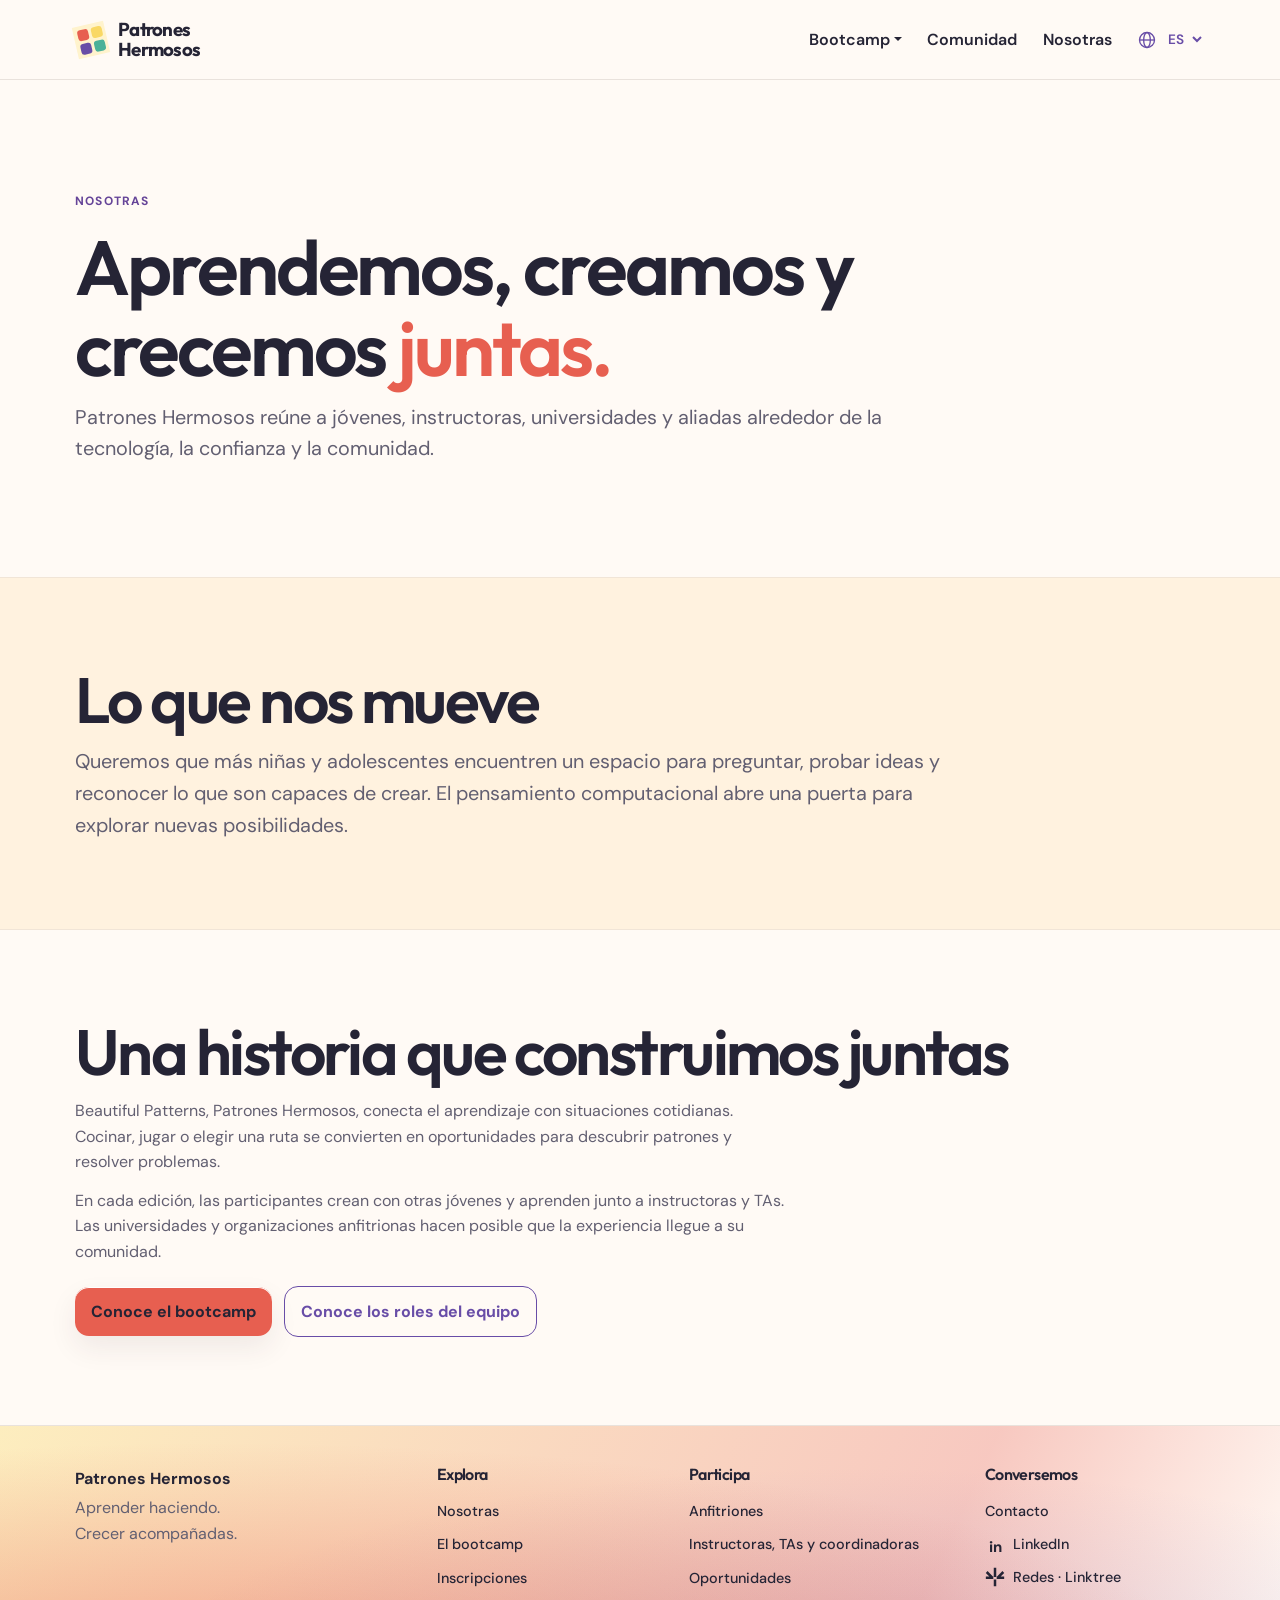
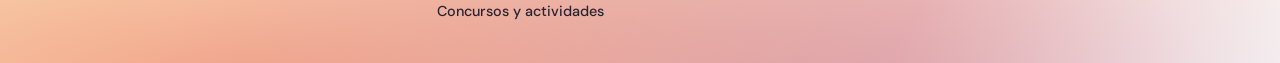
<file: nosotras.html>
<!doctype html>
<html lang="es"><head><meta charset="utf-8"><meta name="viewport" content="width=device-width,initial-scale=1"><title>Nosotras · Patrones Hermosos</title><meta name="description" content="Conoce la comunidad y la historia de Patrones Hermosos."><link rel="stylesheet" href="https://fonts.googleapis.com/css2?family=DM+Sans:wght@400;500;600;700&family=Outfit:wght@400;500;600;700&display=swap"><link rel="stylesheet" href="https://cdn.jsdelivr.net/npm/bootstrap@5.2.3/dist/css/bootstrap.min.css"><link rel="stylesheet" href="styles.css"><script defer src="https://cdn.jsdelivr.net/npm/bootstrap@5.2.3/dist/js/bootstrap.bundle.min.js"></script><script defer src="i18n.js"></script><script defer src="site.js"></script></head>
<body><a class="skip" href="#contenido">Ir al contenido</a><header><div class="wrap nav"><a class="brand" href="./"><span class="mark" aria-hidden="true"><i></i><i></i><i></i><i></i></span><span>Patrones<br>Hermosos</span></a><nav aria-label="Navegación principal"><div class="dropdown"><button class="nav-dropdown dropdown-toggle" type="button" data-bs-toggle="dropdown" aria-expanded="false">Bootcamp</button><ul class="dropdown-menu"><li><a class="dropdown-item" href="bootcamp.html">El bootcamp</a></li><li><a class="dropdown-item" href="bootcamp.html#sedes">Inscripciones</a></li></ul></div><a href="./#concursos">Comunidad</a><a href="nosotras.html">Nosotras</a><label class="language-picker"><svg viewBox="0 0 24 24" width="20" height="20" aria-hidden="true"><circle cx="12" cy="12" r="9" fill="none" stroke="currentColor" stroke-width="1.6"/><ellipse cx="12" cy="12" rx="4" ry="9" fill="none" stroke="currentColor" stroke-width="1.6"/><path d="M3 12h18" stroke="currentColor" stroke-width="1.6"/></svg><select id="language" aria-label="Idioma / Language"><option value="es">ES</option><option value="en">EN</option></select></label></nav></div></header>
<main id="contenido"><section class="wrap subhero"><p class="label">Nosotras</p><h1>Aprendemos, creamos y crecemos <em>juntas.</em></h1><p class="intro">Patrones Hermosos reúne a jóvenes, instructoras, universidades y aliadas alrededor de la tecnología, la confianza y la comunidad.</p></section><section class="band"><div class="wrap block"><h2>Lo que nos mueve</h2><p class="intro">Queremos que más niñas y adolescentes encuentren un espacio para preguntar, probar ideas y reconocer lo que son capaces de crear. El pensamiento computacional abre una puerta para explorar nuevas posibilidades.</p></div></section><section class="wrap block"><h2>Una historia que construimos juntas</h2><p>Beautiful Patterns, Patrones Hermosos, conecta el aprendizaje con situaciones cotidianas. Cocinar, jugar o elegir una ruta se convierten en oportunidades para descubrir patrones y resolver problemas.</p><p>En cada edición, las participantes crean con otras jóvenes y aprenden junto a instructoras y TAs. Las universidades y organizaciones anfitrionas hacen posible que la experiencia llegue a su comunidad.</p><div class="hero-actions"><a class="button" href="bootcamp.html">Conoce el bootcamp</a><a class="button button-secondary" href="equipo.html">Conoce los roles del equipo</a></div></section></main>
<footer><div class="wrap foot"><div class="foot-brand"><strong>Patrones Hermosos</strong><p>Aprender haciendo.<br>Crecer acompañadas.</p></div><nav aria-label="Explora"><h3>Explora</h3><a href="nosotras.html">Nosotras</a><a href="bootcamp.html">El bootcamp</a><a href="bootcamp.html#sedes">Inscripciones</a><a href="./#concursos">Concursos y actividades</a></nav><nav aria-label="Participa"><h3>Participa</h3><a href="anfitriones.html">Anfitriones</a><a href="equipo.html">Instructoras, TAs y coordinadoras</a><a href="oportunidades.html">Oportunidades</a></nav><nav aria-label="Conversemos"><h3>Conversemos</h3><a href="https://linktr.ee/patroneshermosos.oficial" target="_blank" rel="noopener">Contacto</a><div class="social-links" data-social-links><span class="social-pending"><span class="social-icon" aria-hidden="true">in</span> LinkedIn</span><span class="social-pending"><svg class="social-icon" viewBox="0 0 24 24" aria-hidden="true"><path d="M12 1v11M2 6l7 7M22 6l-7 7M1 13h9M23 13h-9M12 15v8" fill="none" stroke="currentColor" stroke-width="3"/></svg> Redes · Linktree</span></div></nav></div></footer>
</body></html>
</file>
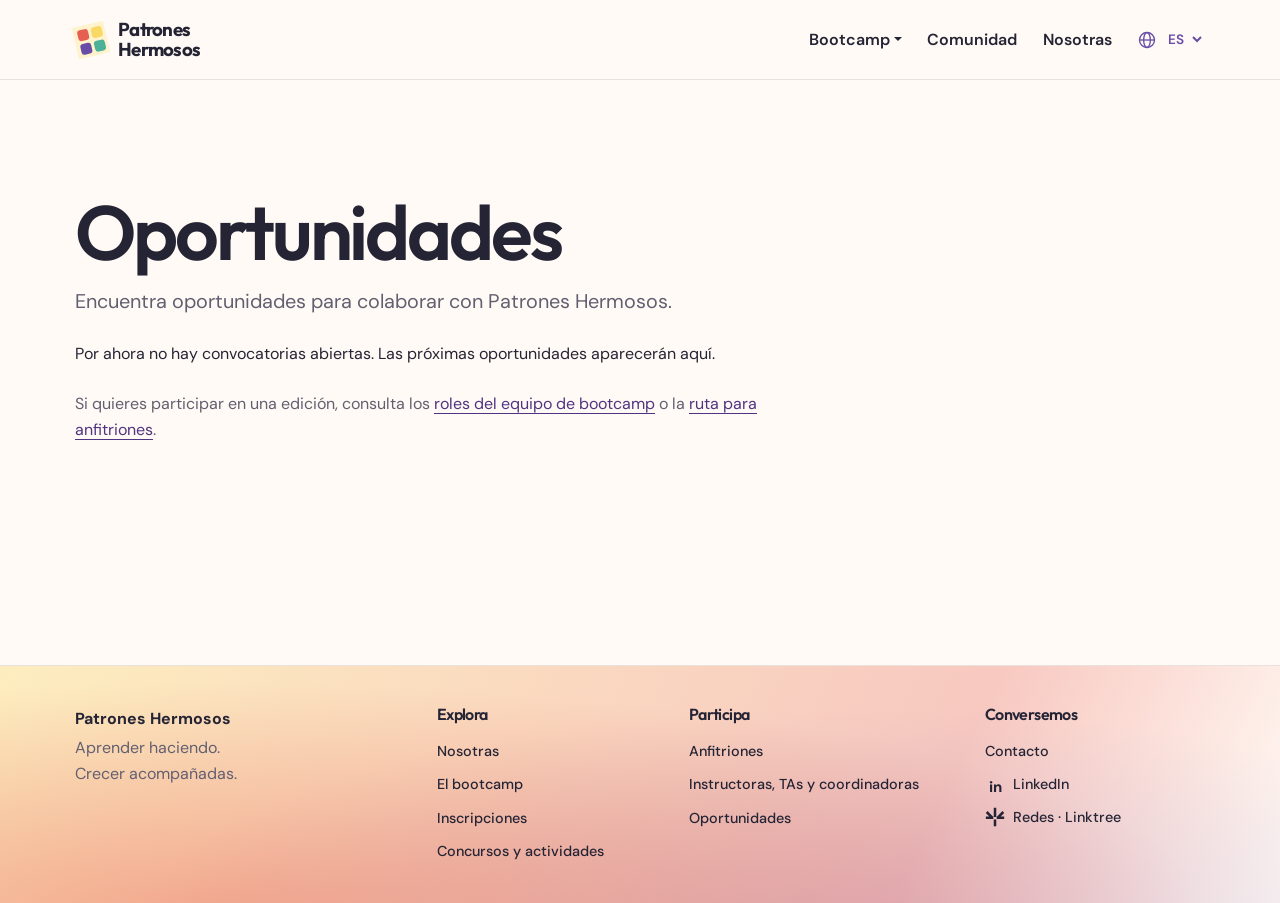
<file: oportunidades.html>
<!doctype html>
<html lang="es"><head><meta charset="utf-8"><meta name="viewport" content="width=device-width,initial-scale=1"><title>Oportunidades · Patrones Hermosos</title><meta name="description" content="Oportunidades de colaboración con Patrones Hermosos."><link rel="stylesheet" href="https://fonts.googleapis.com/css2?family=DM+Sans:wght@400;500;600;700&family=Outfit:wght@400;500;600;700&display=swap"><link rel="stylesheet" href="https://cdn.jsdelivr.net/npm/bootstrap@5.2.3/dist/css/bootstrap.min.css"><link rel="stylesheet" href="styles.css"><script defer src="https://cdn.jsdelivr.net/npm/bootstrap@5.2.3/dist/js/bootstrap.bundle.min.js"></script><script defer src="i18n.js"></script><script defer src="site.js"></script></head>
<body><a class="skip" href="#contenido">Ir al contenido</a><header><div class="wrap nav"><a class="brand" href="./"><span class="mark" aria-hidden="true"><i></i><i></i><i></i><i></i></span><span>Patrones<br>Hermosos</span></a><nav aria-label="Navegación principal"><div class="dropdown"><button class="nav-dropdown dropdown-toggle" type="button" data-bs-toggle="dropdown" aria-expanded="false">Bootcamp</button><ul class="dropdown-menu"><li><a class="dropdown-item" href="bootcamp.html">El bootcamp</a></li><li><a class="dropdown-item" href="bootcamp.html#sedes">Inscripciones</a></li></ul></div><a href="./#concursos">Comunidad</a><a href="nosotras.html">Nosotras</a><label class="language-picker"><svg viewBox="0 0 24 24" width="20" height="20" aria-hidden="true"><circle cx="12" cy="12" r="9" fill="none" stroke="currentColor" stroke-width="1.6"/><ellipse cx="12" cy="12" rx="4" ry="9" fill="none" stroke="currentColor" stroke-width="1.6"/><path d="M3 12h18" stroke="currentColor" stroke-width="1.6"/></svg><select id="language" aria-label="Idioma / Language"><option value="es">ES</option><option value="en">EN</option></select></label></nav></div></header>
<main id="contenido"><section class="wrap subhero"><h1>Oportunidades</h1><p class="intro">Encuentra oportunidades para colaborar con Patrones Hermosos.</p><div id="career-list" class="career-list" aria-live="polite">Cargando oportunidades…</div><p>Si quieres participar en una edición, consulta los <a href="equipo.html">roles del equipo de bootcamp</a> o la <a href="anfitriones.html">ruta para anfitriones</a>.</p></section></main>
<footer><div class="wrap foot"><div class="foot-brand"><strong>Patrones Hermosos</strong><p>Aprender haciendo.<br>Crecer acompañadas.</p></div><nav aria-label="Explora"><h3>Explora</h3><a href="nosotras.html">Nosotras</a><a href="bootcamp.html">El bootcamp</a><a href="bootcamp.html#sedes">Inscripciones</a><a href="./#concursos">Concursos y actividades</a></nav><nav aria-label="Participa"><h3>Participa</h3><a href="anfitriones.html">Anfitriones</a><a href="equipo.html">Instructoras, TAs y coordinadoras</a><a href="oportunidades.html">Oportunidades</a></nav><nav aria-label="Conversemos"><h3>Conversemos</h3><a href="https://linktr.ee/patroneshermosos.oficial" target="_blank" rel="noopener">Contacto</a><div class="social-links" data-social-links><span class="social-pending"><span class="social-icon" aria-hidden="true">in</span> LinkedIn</span><span class="social-pending"><svg class="social-icon" viewBox="0 0 24 24" aria-hidden="true"><path d="M12 1v11M2 6l7 7M22 6l-7 7M1 13h9M23 13h-9M12 15v8" fill="none" stroke="currentColor" stroke-width="3"/></svg> Redes · Linktree</span></div></nav></div></footer>
</body></html>
</file>
<file: styles.css>
:root{--paper:#fffaf5;--ink:#252435;--muted:#625f71;--coral:#e75f50;--teal:#4bb198;--sun:#f9d865;--violet:#684da7;--line:#e9e2dc;--shadow:0 12px 28px #402b3614,inset 0 1px #fff}
*{box-sizing:border-box}
html{scroll-behavior:smooth;scroll-padding-top:1.5rem}
body{margin:0;background:var(--paper);color:var(--ink);font:1rem/1.6 'DM Sans',system-ui,sans-serif}
main{min-height:65vh}
h1,h2,h3,.brand{font-family:Outfit,system-ui,sans-serif;line-height:1.05;letter-spacing:-.04em;margin:0}
h1{font-size:clamp(3rem,7vw,6.8rem);font-weight:600;max-width:12ch}
h2{font-size:clamp(2.1rem,5vw,4rem);font-weight:600}
h3{font-size:1.4rem;font-weight:600}
p{max-width:65ch;margin:.8rem 0 0;color:var(--muted)}
a{color:#503481;text-underline-offset:4px}
:focus-visible{outline:3px solid var(--violet);outline-offset:4px}
[hidden]{display:none!important}
img{display:block;max-width:100%;height:auto}
.wrap{width:min(1130px,calc(100% - 2.5rem));margin-inline:auto}
header{border-bottom:1px solid var(--line)}
.nav,.foot{display:flex;align-items:center;justify-content:space-between;gap:1.4rem;padding-block:1.25rem}
nav{display:flex;gap:clamp(.7rem,2vw,1.6rem);flex-wrap:wrap}
nav a{font-weight:600;text-decoration:none;color:var(--ink)}
nav a:hover{text-decoration:underline}
.brand{display:flex;align-items:center;gap:.7rem;text-decoration:none;color:var(--ink);font-size:1.17rem;font-weight:700}
.mark{display:grid;grid-template-columns:repeat(2,11px);gap:3px;transform:rotate(-13deg)}
.mark i{width:11px;height:11px;border-radius:3px;background:var(--coral)}
.mark i:nth-child(2){background:var(--sun)}
.mark i:nth-child(3){background:var(--violet)}
.mark i:nth-child(4){background:var(--teal)}
.hero,.split{display:grid;grid-template-columns:1.12fr .88fr;gap:clamp(1.5rem,6vw,5rem);align-items:center}
.hero,.subhero{padding-block:clamp(3.5rem,9vw,7rem)}
.subhero h1{font-size:clamp(2.9rem,6vw,5.4rem);max-width:16ch}
h1.long-title{font-size:clamp(2.4rem,5vw,4.8rem);max-width:18ch}
.hero em{color:var(--coral);font-style:normal}
.label{color:#654498;text-transform:uppercase;letter-spacing:.1em;font-size:.75rem;font-weight:700;margin:0 0 1rem}
.intro{font-size:clamp(1rem,1.6vw,1.24rem)}
.hero-art{display:grid;place-items:center;min-height:260px;border-radius:48% 38% 42% 39%;background:radial-gradient(at 20% 20%,#fff2c8,#eadbff 75%);box-shadow:var(--shadow)}
.hero-art img{width:min(74%,280px);mix-blend-mode:normal}.team-art{mix-blend-mode:multiply}
.team-art{min-height:0;border-radius:24px;width:100%}
.button{display:inline-block;margin-top:1.35rem;padding:.73rem 1rem;background:var(--coral);border-radius:14px;color:var(--ink);font-weight:700;text-decoration:none;box-shadow:var(--shadow);transition:background-color .18s,transform .18s}
.button:hover{background:color-mix(in srgb,var(--coral) 86%,var(--paper));transform:translateY(-2px)}
.band{background:#fff2df;border-block:1px solid #f1e5d7}
.trio,.paths{display:grid;grid-template-columns:repeat(3,minmax(0,1fr));gap:1.4rem;padding-block:2rem}
.paths{grid-template-columns:repeat(2,minmax(0,1fr));padding-bottom:0}
.paths article{padding:1.45rem}
.paths a{display:inline-block;margin-top:.8rem;font-weight:700}
.block{padding-block:clamp(2.7rem,7vw,5.5rem)}
.section-head{margin-bottom:1.5rem}
.surface{border:1px solid var(--line);border-radius:20px;background:#fffdfb;box-shadow:var(--shadow)}
.schedule{padding:1.1rem}
.schedule>p{margin:.25rem}
.table-wrap{overflow-x:auto}
table{border-collapse:collapse;width:100%;min-width:630px}
th,td{text-align:left;padding:.85rem .65rem;border-bottom:1px solid var(--line)}
th{background:#f2ebff;color:#40305d}
td .button{margin:0}
.sticker-band{background:#f2e9fb;border-block:1px solid #eadff4}
.sticker-sheet{display:block;background:#fff;padding:.55rem;border-radius:19px;box-shadow:var(--shadow);text-align:center;font-weight:700}
.sticker-sheet img{border-radius:13px;margin-bottom:.55rem}
.callout{border-left:3px solid var(--violet);margin-top:1.2rem;padding:.3rem .85rem .6rem;background:#fff9;border-radius:0 10px 10px 0}
.callout p{margin:.2rem 0}
footer{
  border-top:1px solid var(--line);
  background-color:var(--paper);
  background-image:
    radial-gradient(ellipse at 17% 105%,color-mix(in srgb,var(--coral) 45%,transparent),transparent 66%),
    radial-gradient(ellipse at 67% 115%,color-mix(in srgb,var(--violet) 20%,transparent),transparent 60%),
    linear-gradient(115deg,color-mix(in srgb,var(--sun) 38%,var(--paper)),color-mix(in srgb,var(--coral) 32%,var(--paper)) 72%,var(--paper));
}
.foot{align-items:flex-start}
.foot p{margin:.2rem 0}
.sr,.skip:not(:focus){position:absolute;width:1px;height:1px;overflow:hidden;clip-path:inset(50%)}
.skip:focus{position:absolute;z-index:3;padding:.7rem;background:#fff}
@media(max-width:680px){.wrap{width:calc(100% - 2rem)}.hero,.split,.trio,.paths{grid-template-columns:1fr}.hero-art{min-height:180px}.team-art{min-height:0}.nav{align-items:flex-start}.nav nav{justify-content:flex-end;font-size:.85rem}.foot{flex-direction:column}}
@media(prefers-reduced-motion:reduce){html{scroll-behavior:auto}.button{transition:none}.button:hover{transform:none}}

/* Layout: shared container, responsive grids, reusable components. */
.foot{display:grid;grid-template-columns:1.5fr 1fr 1.2fr 1fr;gap:2rem;padding-block:2.5rem}
.foot nav{display:flex;flex-direction:column;gap:.65rem}
.foot h3{font-size:1rem;margin:0 0 .4rem}
.foot nav a{font-size:.9rem;font-weight:500}
.contest-list{display:grid;gap:1rem;margin-top:1.5rem}
.contest{background:#fffaf5;border:1px solid var(--line);border-radius:18px;box-shadow:var(--shadow);overflow:hidden}
.contest summary{display:flex;align-items:center;justify-content:space-between;gap:1rem;padding:1.2rem;cursor:pointer;font:600 1.35rem/1.3 Outfit,system-ui,sans-serif;list-style:none}
.contest summary::-webkit-details-marker{display:none}
.contest summary::after{content:'+';color:var(--violet);font-size:1.7rem}
.contest[open] summary::after{content:'−'}
.contest-body{padding:0 1.2rem 1.4rem}
.contest-body img{max-width:440px;width:100%;margin-top:1rem;border-radius:14px}
.contest-body small{display:block;color:var(--muted);margin-top:.8rem}
@media(max-width:800px){.foot{grid-template-columns:repeat(2,minmax(0,1fr))}}
@media(max-width:440px){.foot{grid-template-columns:1fr}}

.contest-layout{display:grid;grid-template-columns:1fr 1fr;gap:1.5rem;margin-top:1.5rem;align-items:start}
.contest-rows{display:grid;gap:1rem}
.contest-row{padding:1.25rem}
.contest-select{border:0;background:transparent;color:var(--ink);padding:.15rem 0;text-align:left;font:inherit;cursor:pointer;text-decoration:underline;text-decoration-color:transparent;text-underline-offset:7px}
.contest-select[aria-pressed=true]{color:var(--violet);text-decoration-color:var(--violet)}
.contest-actions{display:flex;gap:.65rem;flex-wrap:wrap;margin-block:1rem .7rem}
.contest-action{background:var(--violet);color:#fff;border:0;margin:0;font:600 1rem 'DM Sans',sans-serif;cursor:pointer}
.contest-action:hover{background:#573d92}
.contest-action:disabled{background:#e6def0;color:#685c76;cursor:default;box-shadow:none;transform:none}
.contest-row small{color:var(--muted);display:block}
.contest-preview{margin:0;padding:1rem;position:sticky;top:1.5rem;text-align:center}
.contest-preview img{width:100%;height:clamp(220px,32vw,400px);object-fit:contain;border-radius:14px;background:#fff}
.contest-preview figcaption{margin:.7rem 0;font-weight:600}
.contest-preview a{font-size:.9rem}
@media(max-width:680px){.contest-layout{grid-template-columns:1fr}.contest-preview{position:static}.contest-preview img{height:260px}}

.social-links{display:grid;gap:.6rem}.social-links a,.social-pending{display:flex;align-items:center;gap:.5rem}.social-icon{display:inline-grid;place-items:center;width:20px;height:20px;font-weight:800;font-size:15px}.social-pending{color:var(--muted);font-size:.9rem}.career-list{display:grid;gap:1rem;margin-block:1.5rem}.career-card{padding:1.25rem}.career-card h2{font-size:1.6rem}

/* Accordion: the title toggles its associated panel. */
.contest-select{width:100%;display:flex;align-items:center;justify-content:space-between;gap:1rem;text-decoration:none}
.contest-select::after{content:'+';font-size:1.6rem;font-weight:400;color:var(--violet)}
.contest-select[aria-expanded=true]::after{content:'−'}
.contest-select[aria-expanded=true]{color:var(--violet)}
.contest-panel{padding-top:.3rem}

/* Bootstrap is loaded first; brand tokens override its component defaults. */
body{--bs-body-color:var(--ink);--bs-body-bg:var(--paper)}
p{margin-bottom:0}
.button:hover{color:var(--ink)}
.contest-action:hover{color:#fff}
.mark i{display:block}
.contest-row.accordion-item{border:1px solid var(--line);border-radius:18px;background:#fffdfb;color:var(--ink)}
.contest-select.accordion-button{padding:.15rem 0;background:transparent;color:var(--ink);box-shadow:none;border-radius:0;font:inherit}
.contest-select.accordion-button:not(.collapsed){background:transparent;color:var(--violet);box-shadow:none}
.contest-select.accordion-button::after{background-image:none;width:auto;height:auto;transform:none;flex-shrink:0}
.contest-select.accordion-button:focus{box-shadow:none;outline:3px solid var(--violet);outline-offset:4px}
.contest-panel.collapse:not(.show){display:none}
.contest-panel.collapsing{padding-top:0}
.accordion-header{line-height:1.3}

.hero-actions{display:flex;flex-wrap:wrap;gap:.75rem;margin-top:1.35rem;align-items:center}
.hero-actions .button{margin:0}
.hero-actions .button-secondary{background:transparent;color:var(--violet);border:1px solid var(--violet);box-shadow:none}
.hero-actions .button-secondary:hover{background:color-mix(in srgb,var(--violet) 9%,var(--paper));color:var(--violet)}

header{position:sticky;top:0;z-index:1030;background:rgba(255,250,245,.97);backdrop-filter:blur(12px)}
html{scroll-padding-top:7.5rem}
.nav nav{align-items:center}
.nav-dropdown{font:600 1rem 'DM Sans',sans-serif;border:0;background:transparent;color:var(--ink);padding:0}
.dropdown-menu{--bs-dropdown-bg:var(--paper);--bs-dropdown-link-hover-bg:#f2e9fb;--bs-dropdown-link-active-bg:var(--violet);border-color:var(--line);border-radius:14px;box-shadow:var(--shadow)}
.dropdown-item{padding:.6rem 1rem}
.language-picker{display:flex;gap:.2rem;align-items:center;color:var(--violet)}
.language-picker select{background:transparent;border:0;color:inherit;font:600 .85rem 'DM Sans',sans-serif;padding:.2rem;cursor:pointer}
@media(max-width:440px){.nav{gap:.6rem}.nav nav{gap:.65rem}.nav-dropdown{font-size:.85rem}.language-picker svg{width:17px}.brand{font-size:1rem}}

.week-list{margin-block:2rem}
.week-day{display:grid;grid-template-columns:120px 1fr;gap:1rem;padding:1.2rem 0;border-bottom:1px solid var(--line)}
.week-day .label{margin:.3rem 0 0}
.faq-list{margin-top:1.5rem;--bs-accordion-bg:var(--paper);--bs-accordion-border-color:var(--line);--bs-accordion-active-color:var(--violet);--bs-accordion-active-bg:#f2e9fb;--bs-accordion-btn-focus-box-shadow:0 0 0 3px #684da733}
.registration-soon{display:inline-block;background:#f2e9fb;color:var(--violet);border-radius:12px;padding:.5rem .7rem;font-size:.9rem}
#sedes .schedule{margin-top:1.5rem}
.subhero em{color:var(--coral);font-style:normal}
@media(max-width:500px){.week-day{grid-template-columns:1fr;gap:.3rem}.nav{flex-wrap:wrap}.nav nav{flex:1;justify-content:flex-end}}
.cell-note{color:var(--muted);font-size:.85rem}
tr:has(+ .edition-details) td{border-bottom:0}
.edition-details td{padding-top:0}
.detail-chip{display:inline-block;margin:0 .4rem .3rem 0;padding:.2rem .6rem;border-radius:999px;background:#eaf6f2;color:#22604f;font-size:.85rem}
</file>
